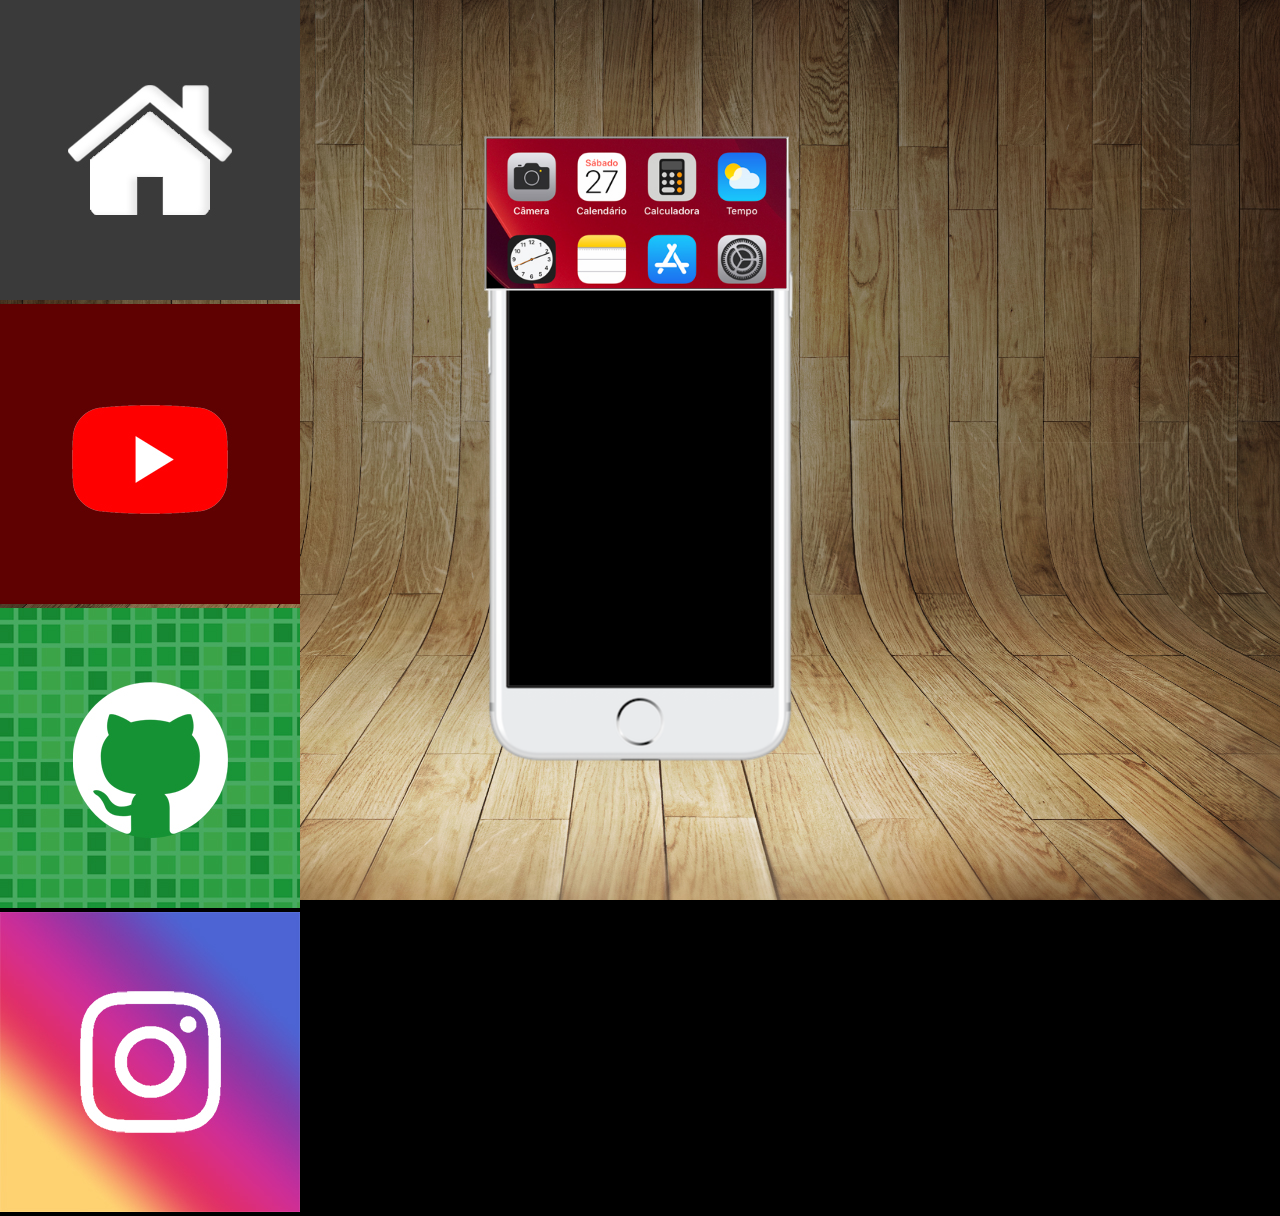
<file: index.html>
<!DOCTYPE html>
<html lang="pt-br">
<head>
    <meta charset="UTF-8">
    <meta name="viewport" content="width=device-width, initial-scale=1.0">
    <title>projeto das redes</title>
    <link rel="shortcut icon" href="favicon.ico" type="image/x-icon">
    <link rel="stylesheet" href="estilos/style.css">
</head>
<body>
    <main>
        <section id="telefone">
            <iframe src="home.html" name="tela" id="tela"></iframe>
        </section>
        <section id="redes-sociais">
            <a href="home.html" target="tela"><img src="imagens/logo-home.jpg" alt="home"></a><br>
            <a href="youtube.html" target="tela"><img src="imagens/logo-youtube.jpg" alt="youtube"></a><br>
            <a href="github.html" target="tela"><img src="imagens/logo-github.jpg" alt="github"></a><br>
            <a href="instagram.html" target="tela"><img src="imagens/logo-instagram.jpg" alt="instagram"></a><br>
        </section>
    </main>
</body>
</html>
</file>
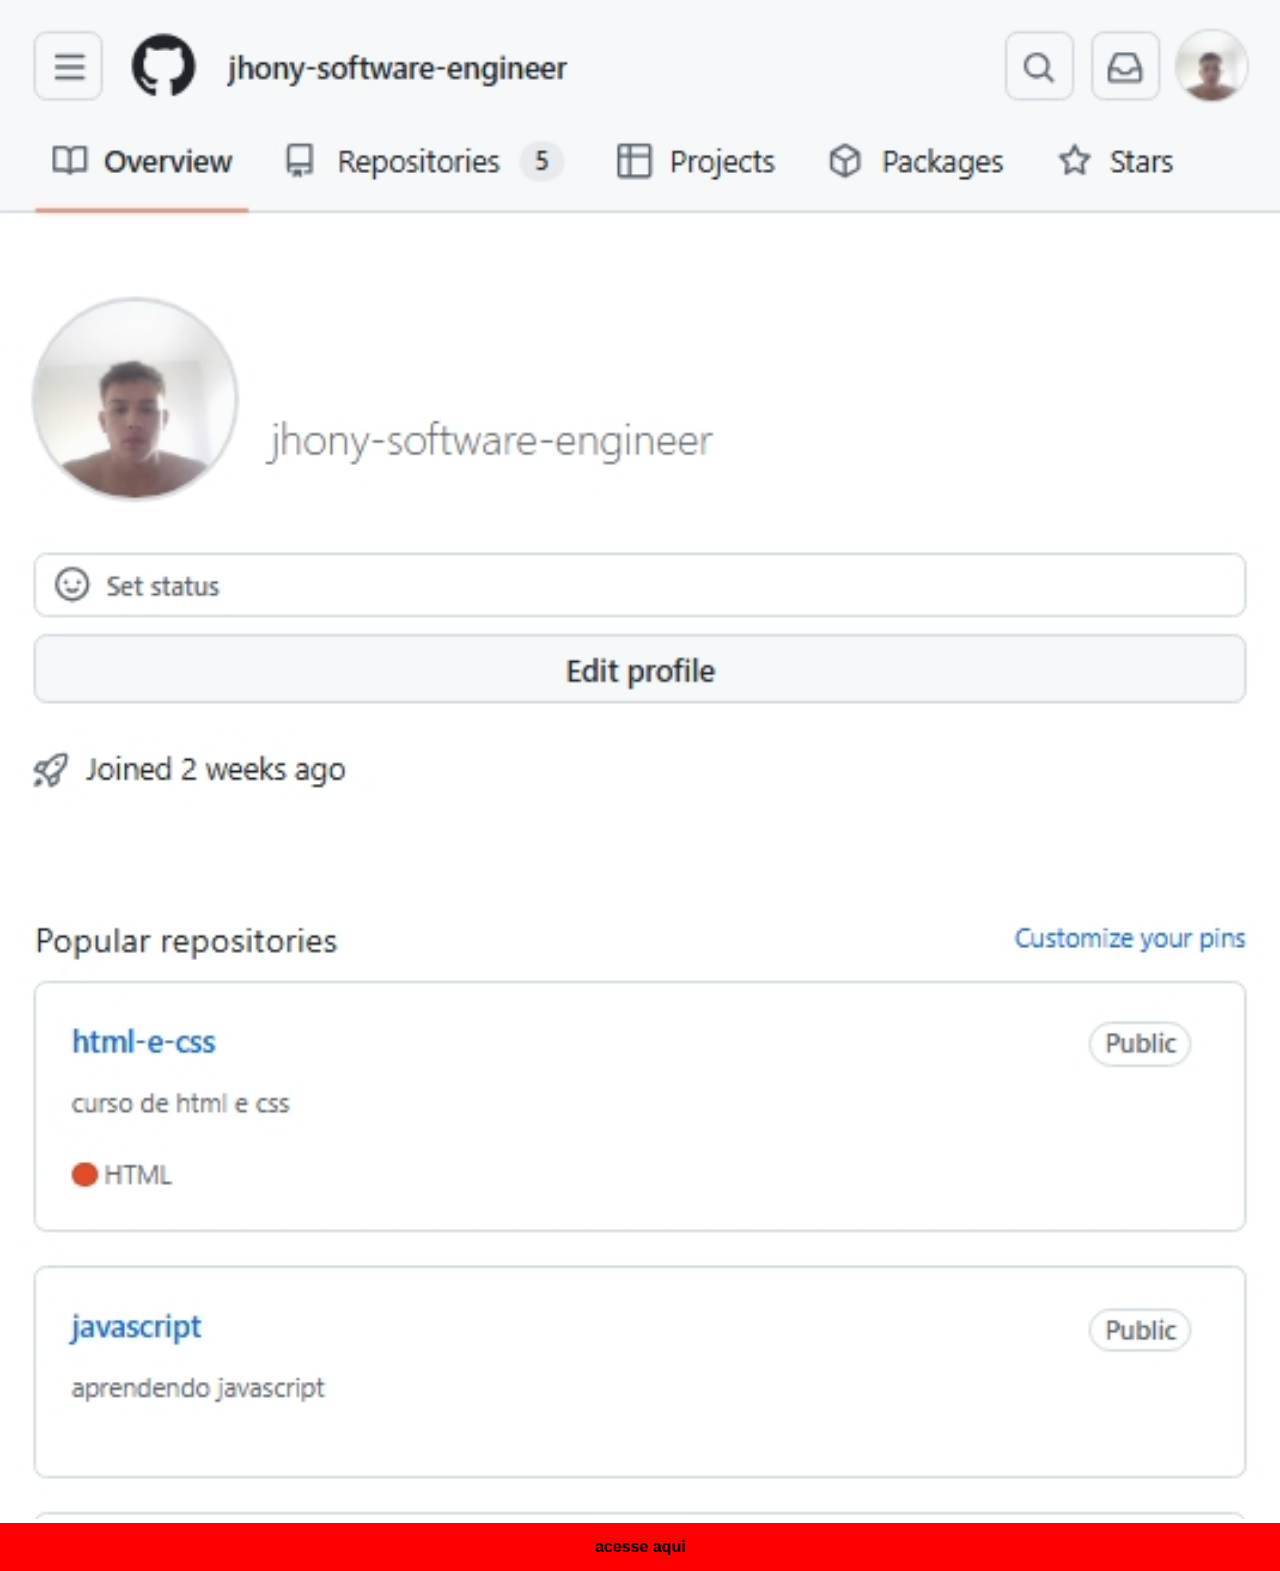
<file: github.html>
<!DOCTYPE html>
<html lang="en">
<head>
    <meta charset="UTF-8">
    <meta name="viewport" content="width=device-width, initial-scale=1.0">
    <title>github</title>
    <link rel="stylesheet" href="estilos/social.css">
</head>
<body>
    <img src="imagens/tela-github.jpeg" alt="github">
    <a href="https://github.com/jhony-software-engineer" target="_blank">acesse aqui</a>
</body>
</html>
</file>
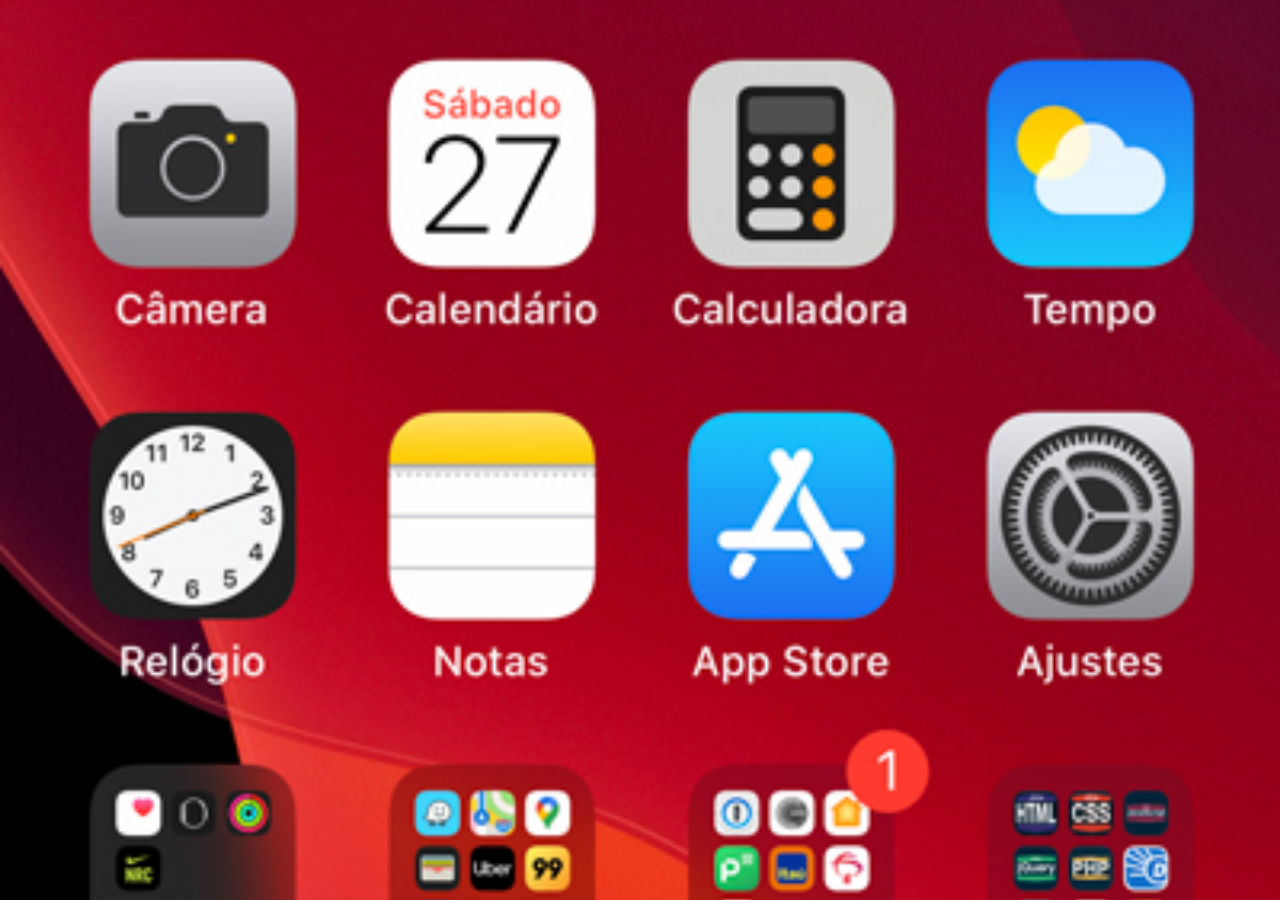
<file: home.html>
<!DOCTYPE html>
<html lang="en">
<head>
    <meta charset="UTF-8">
    <meta name="viewport" content="width=device-width, initial-scale=1.0">
    <title>Document</title>
</head>
<style>
    *{
        margin: 0px;
        padding: 0px;
    }

    body{
        width: 100vw;
        height: 100vh;
        background: black url('../imagens/tela-home.jpg') no-repeat top center;
        background-size: cover;
    }
</style>
<body>
    
</body>
</html>
</file>
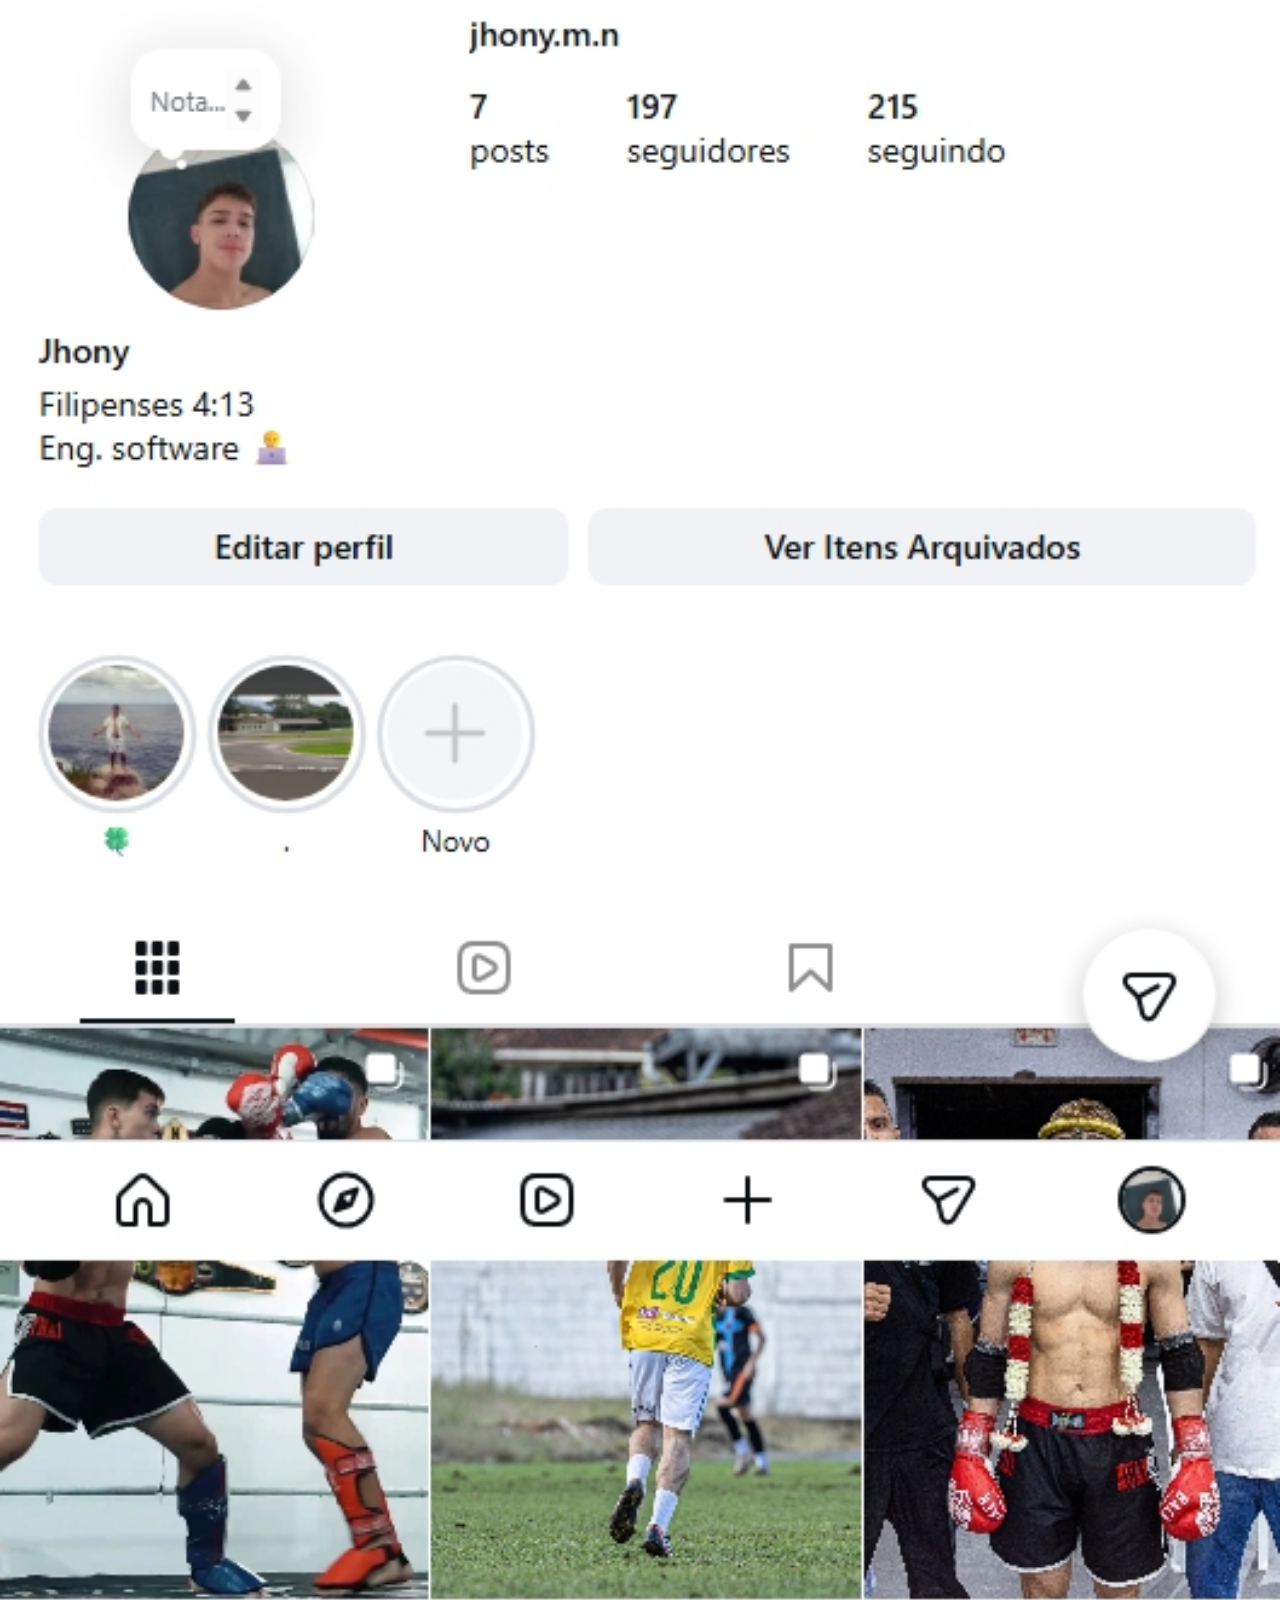
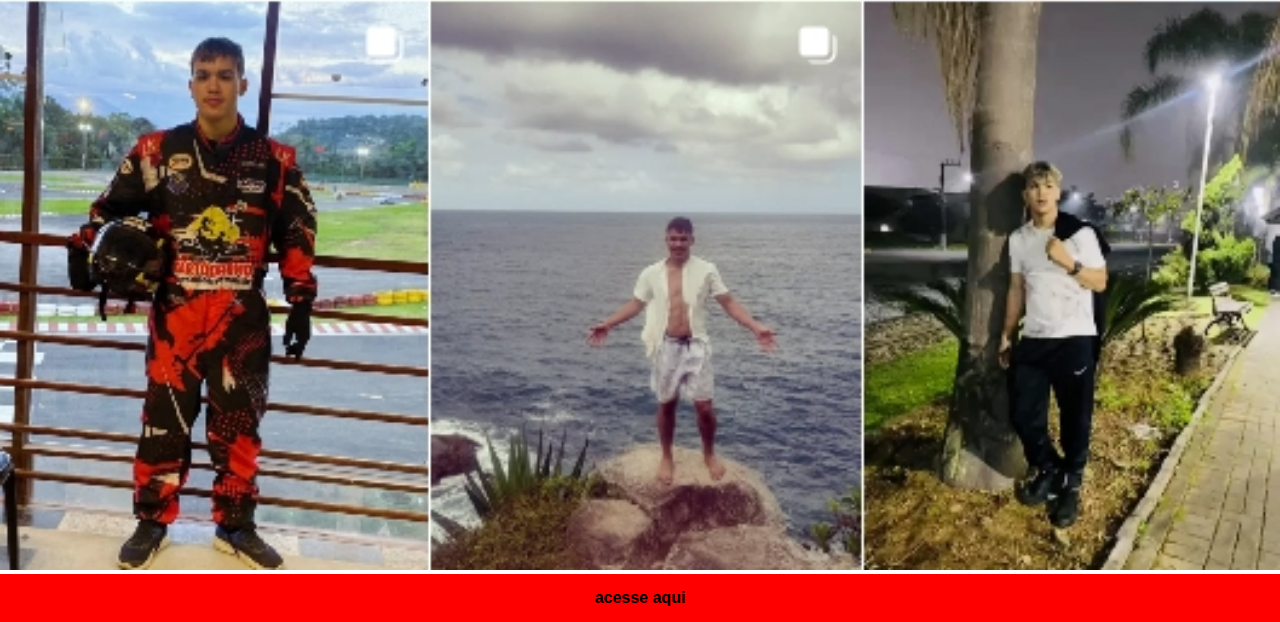
<file: instagram.html>
<!DOCTYPE html>
<html lang="en">
<head>
    <meta charset="UTF-8">
    <meta name="viewport" content="width=device-width, initial-scale=1.0">
    <title>instagram</title>
    <link rel="stylesheet" href="estilos/social.css">
</head>
<body>
    <img src="imagens/tela-instagram.jpeg" alt="instagram">
    <a href="https://www.instagram.com/jhony.m.n/" target="_blank">acesse aqui</a>
</body>
</html>
</file>
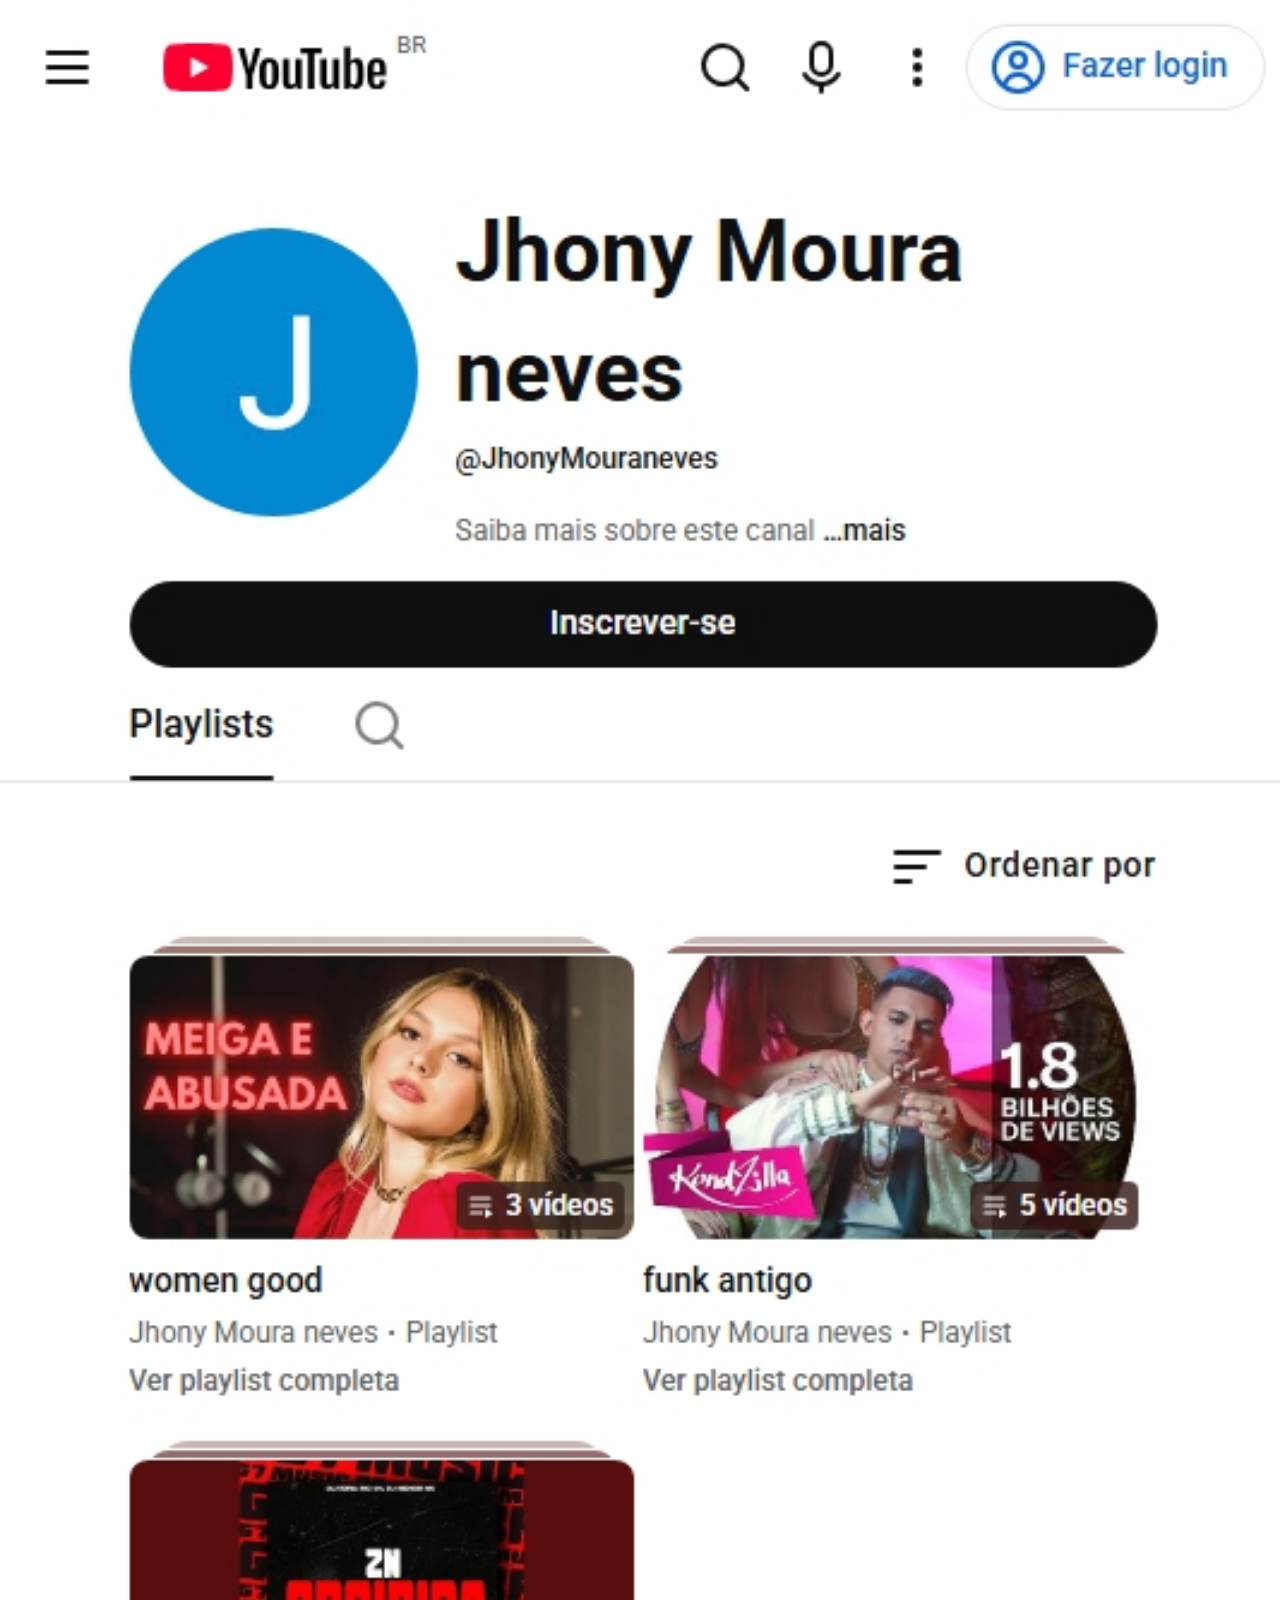
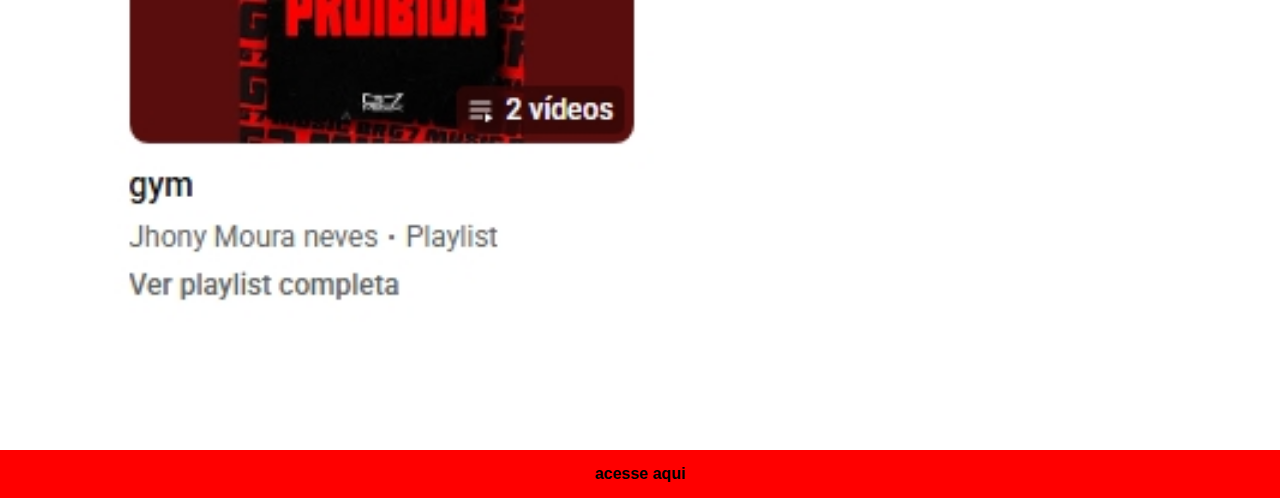
<file: youtube.html>
<!DOCTYPE html>
<html lang="en">
<head>
    <meta charset="UTF-8">
    <meta name="viewport" content="width=device-width, initial-scale=1.0">
    <title>youtube</title>
    <link rel="stylesheet" href="estilos/social.css">
</head>
<body>
    <img src="imagens/tela-youtube.jpeg" alt="youtube">
    <a href="https://www.youtube.com/@JhonyMouraneves/posts" target="blank">acesse aqui</a>
</body>
</html>
</file>
<file: estilos/style.css>
@charset "UTF-8";

*{
    margin: 0;
    padding: 0;
    font-family: Arial, Helvetica, sans-serif;
}

html, body{
    height: 100vh;
    width: 100vw;
    background-color: black;
}

body{
    background: url(../imagens/fundo-madeira.jpg) no-repeat top center;
    background-size: cover;
    background-attachment: fixed;
}

main{
    height: 100vh;
    position: relative;
}

section#telefone{
    position: absolute;
    top:50%;
    left: 50%;
    transform: translate(-50%, -50%);
    height: 627px;
    width: 311px;
    background: url(../imagens/frame-iphone.png) no-repeat center;
}
</file>
<file: estilos/social.css>
@charset "UTF-8";

        *{
            margin: 0px;
            padding: 0px;
            font-family:Arial, Helvetica, sans-serif
        }

        ::-webkit-scrollbar{
            width: 0px;
            height: 0px;
        }
        img{
            width:100vw;
        }


        a{
            color:black;
            display: block;
            background-color: red;
            padding:15px;
            text-align:center;
            font-weight: bolder;
            text-decoration: none;
        }
</file>
